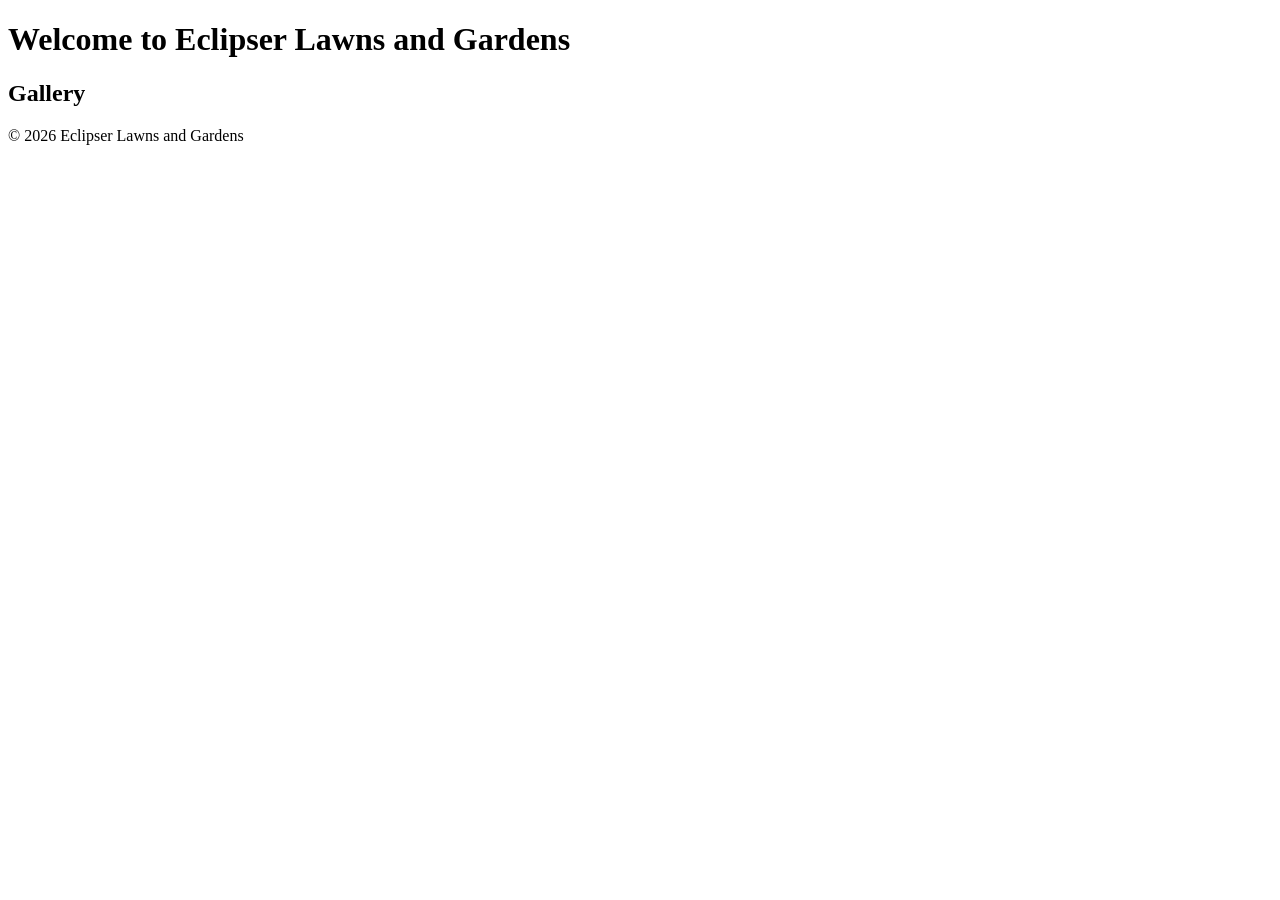
<file: index.html>
<!DOCTYPE html>
<html lang="en">
<head>
    <meta charset="UTF-8">
    <meta name="viewport" content="width=device-width, initial-scale=1.0">
    <title>Document</title>
    <link rel="stylesheet" href="css/styles.css">
</head>
<body>
    <header>
        <h1>Welcome to Eclipser Lawns and Gardens</h1>
    </header>
    <main>
        <section>
            <h2>Gallery</h2>
        </section>
    </main>
    <footer>
        <p>&copy; 2026 Eclipser Lawns and Gardens</p>
    </footer>
</body>
</html>
</file>
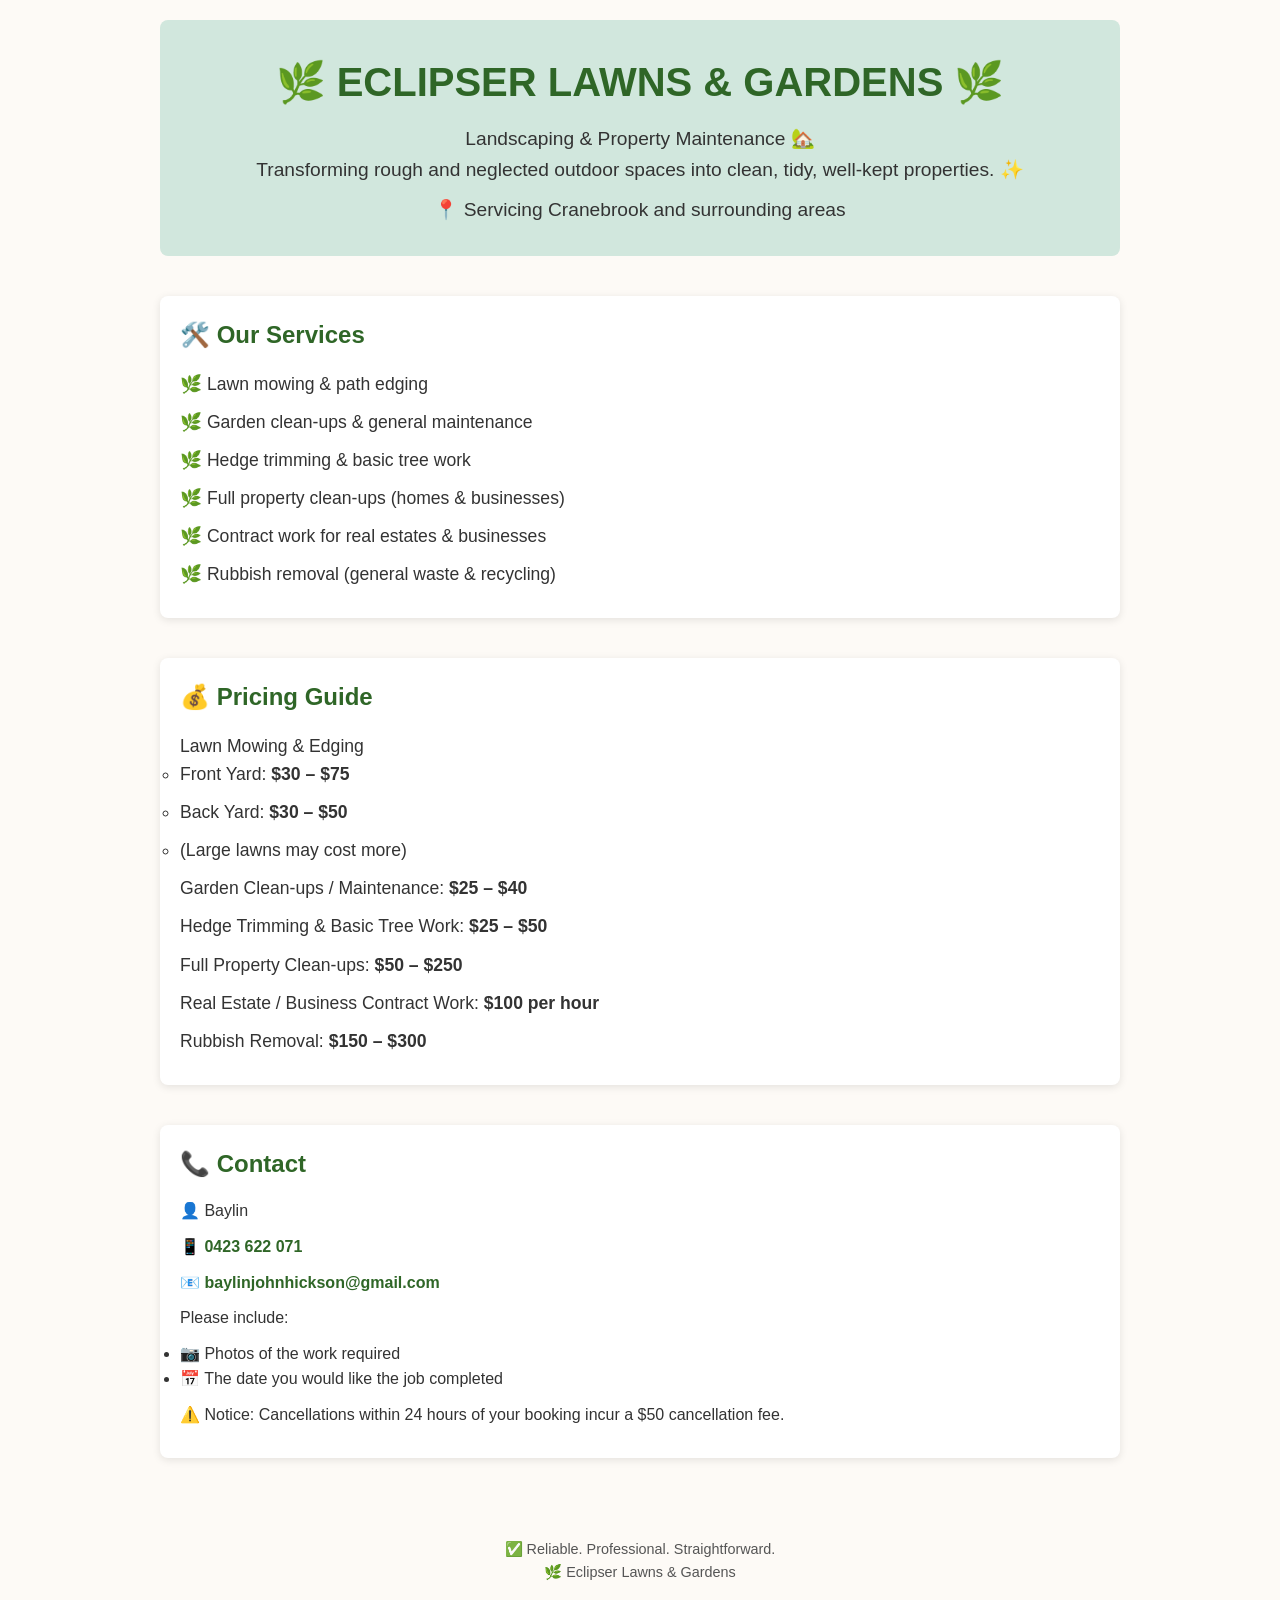
<file: preview.html>
<!DOCTYPE html>
<html lang="en">
<head>
    <meta charset="UTF-8">
    <meta name="viewport" content="width=device-width, initial-scale=1.0">
    <title>Eclipser Lawns & Gardens</title>
    <style>
        /* Reset & Base */
        * { margin: 0; padding: 0; box-sizing: border-box; font-family: Arial, sans-serif; }
        body { background: #fdfaf6; color: #333; line-height: 1.6; }
        a { text-decoration: none; color: inherit; }
        h1, h2, h3 { margin-bottom: 10px; }

        /* Container */
        .container { width: 90%; max-width: 1000px; margin: 0 auto; padding: 20px; }

        /* Header */
        header { text-align: center; padding: 30px 0; background: #d1e7dd; border-radius: 8px; }
        header h1 { font-size: 2.5rem; color: #2f6627; }
        header p { font-size: 1.2rem; margin-top: 10px; }

        /* Section Styles */
        section { margin: 40px 0; padding: 20px; background: #ffffff; border-radius: 8px; box-shadow: 0 2px 8px rgba(0,0,0,0.1); }

        h2 { color: #2f6627; margin-bottom: 15px; }

        /* Services List */
        .services, .pricing { list-style: none; padding-left: 0; }
        .services li, .pricing li { margin-bottom: 10px; font-size: 1.1rem; }
        .services li::before { content: "🌿 "; }

        /* Pricing Table */
        .pricing li span { font-weight: bold; }

        /* Contact */
        .contact p { margin: 10px 0; }
        .contact a { color: #2f6627; font-weight: bold; }

        /* Footer */
        footer { text-align: center; padding: 20px; color: #555; font-size: 0.9rem; }
        
        /* Responsive */
        @media (max-width: 600px) {
            header h1 { font-size: 2rem; }
            .services li, .pricing li { font-size: 1rem; }
        }
    </style>
</head>
<body>
    <div class="container">
        <header>
            <h1>🌿 ECLIPSER LAWNS & GARDENS 🌿</h1>
            <p>Landscaping & Property Maintenance 🏡<br>Transforming rough and neglected outdoor spaces into clean, tidy, well-kept properties. ✨</p>
            <p>📍 Servicing Cranebrook and surrounding areas</p>
        </header>

        <section>
            <h2>🛠️ Our Services</h2>
            <ul class="services">
                <li>Lawn mowing & path edging</li>
                <li>Garden clean-ups & general maintenance</li>
                <li>Hedge trimming & basic tree work</li>
                <li>Full property clean-ups (homes & businesses)</li>
                <li>Contract work for real estates & businesses</li>
                <li>Rubbish removal (general waste & recycling)</li>
            </ul>
        </section>

        <section>
            <h2>💰 Pricing Guide</h2>
            <ul class="pricing">
                <li>Lawn Mowing & Edging
                    <ul>
                        <li>Front Yard: <span>$30 – $75</span></li>
                        <li>Back Yard: <span>$30 – $50</span></li>
                        <li>(Large lawns may cost more)</li>
                    </ul>
                </li>
                <li>Garden Clean-ups / Maintenance: <span>$25 – $40</span></li>
                <li>Hedge Trimming & Basic Tree Work: <span>$25 – $50</span></li>
                <li>Full Property Clean-ups: <span>$50 – $250</span></li>
                <li>Real Estate / Business Contract Work: <span>$100 per hour</span></li>
                <li>Rubbish Removal: <span>$150 – $300</span></li>
            </ul>
        </section>

        <section class="contact">
            <h2>📞 Contact</h2>
            <p>👤 Baylin</p>
            <p>📱 <a href="tel:+61423622071">0423 622 071</a></p>
            <p>📧 <a href="mailto:baylinjohnhickson@gmail.com">baylinjohnhickson@gmail.com</a></p>
            <p>Please include:</p>
            <ul>
                <li>📷 Photos of the work required</li>
                <li>📅 The date you would like the job completed</li>
            </ul>
            <p>⚠️ Notice: Cancellations within 24 hours of your booking incur a $50 cancellation fee.</p>
        </section>
    </div>

    <footer>
        ✅ Reliable. Professional. Straightforward.<br>
        🌿 Eclipser Lawns & Gardens
    </footer>
</body>
</html>
</file>
<file: css/styles.css>
.example {
    color: blue;
    font-size: 16px;
}
</file>
